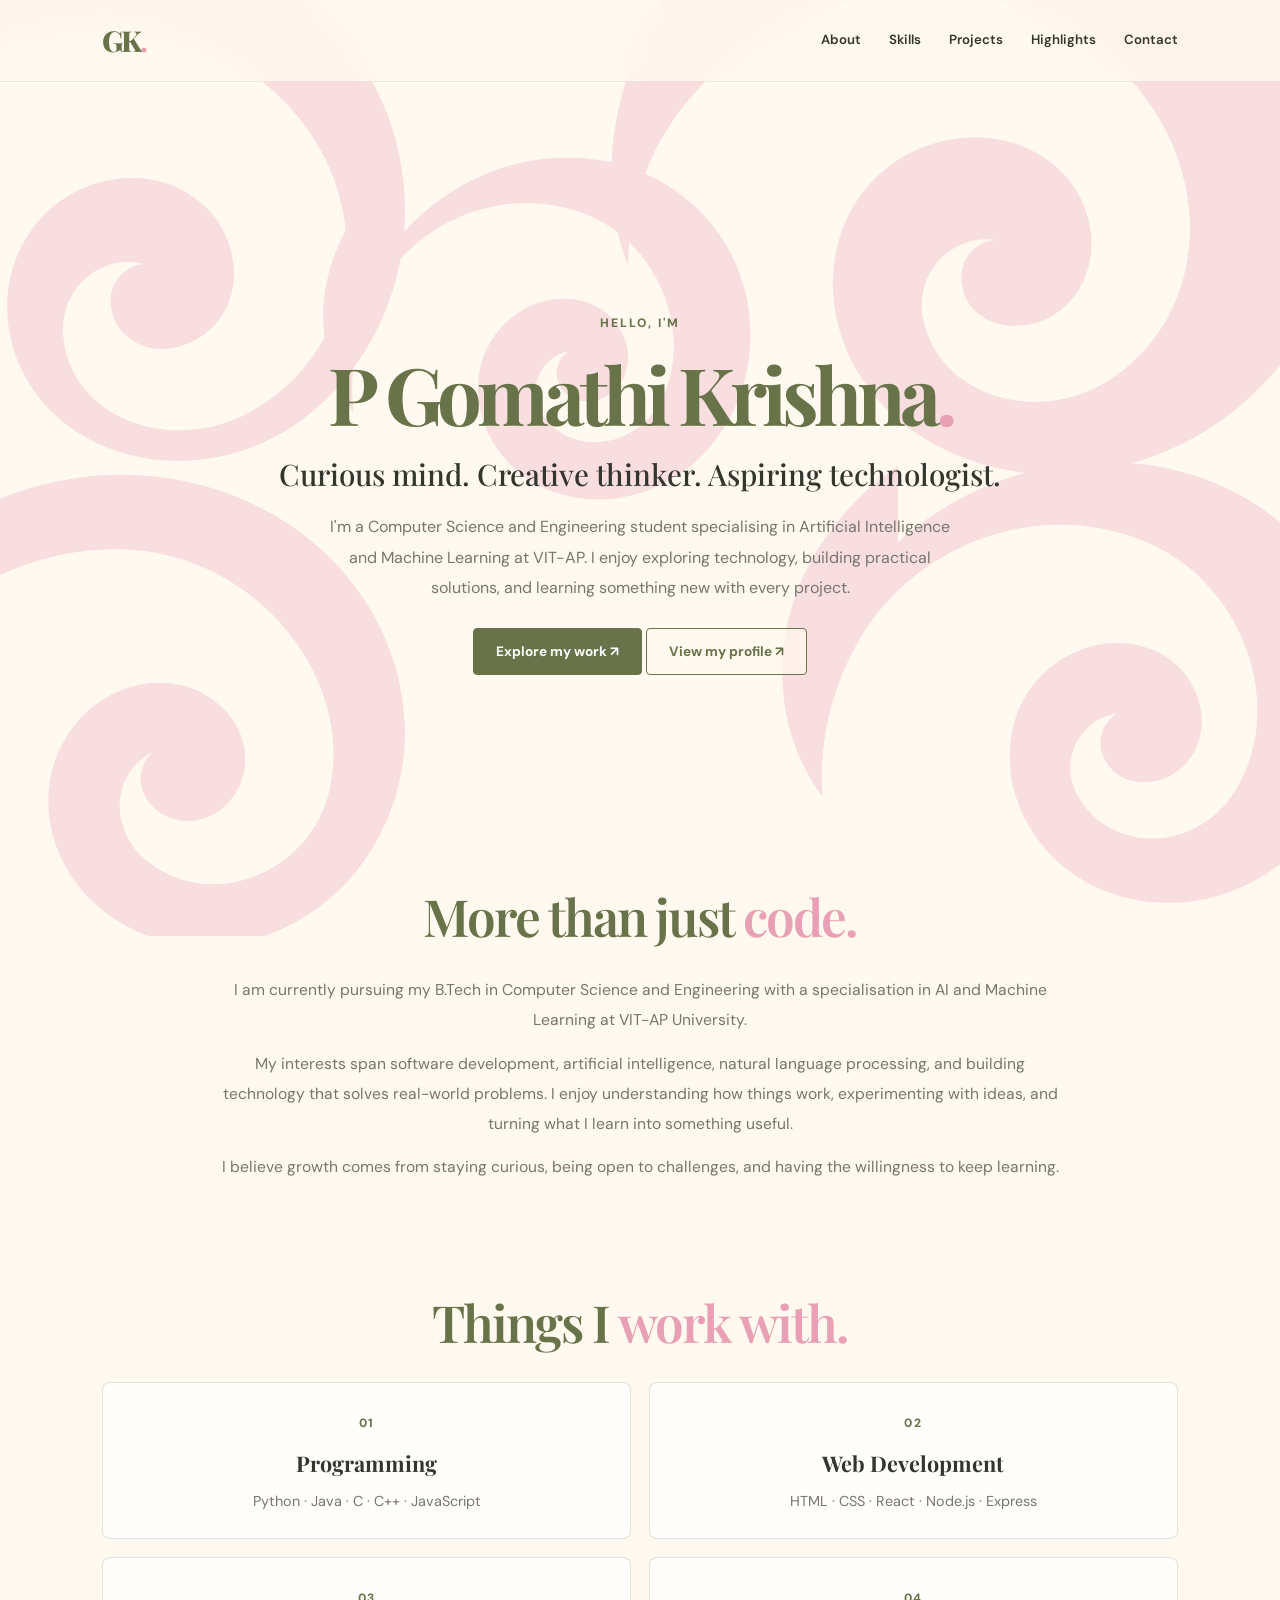
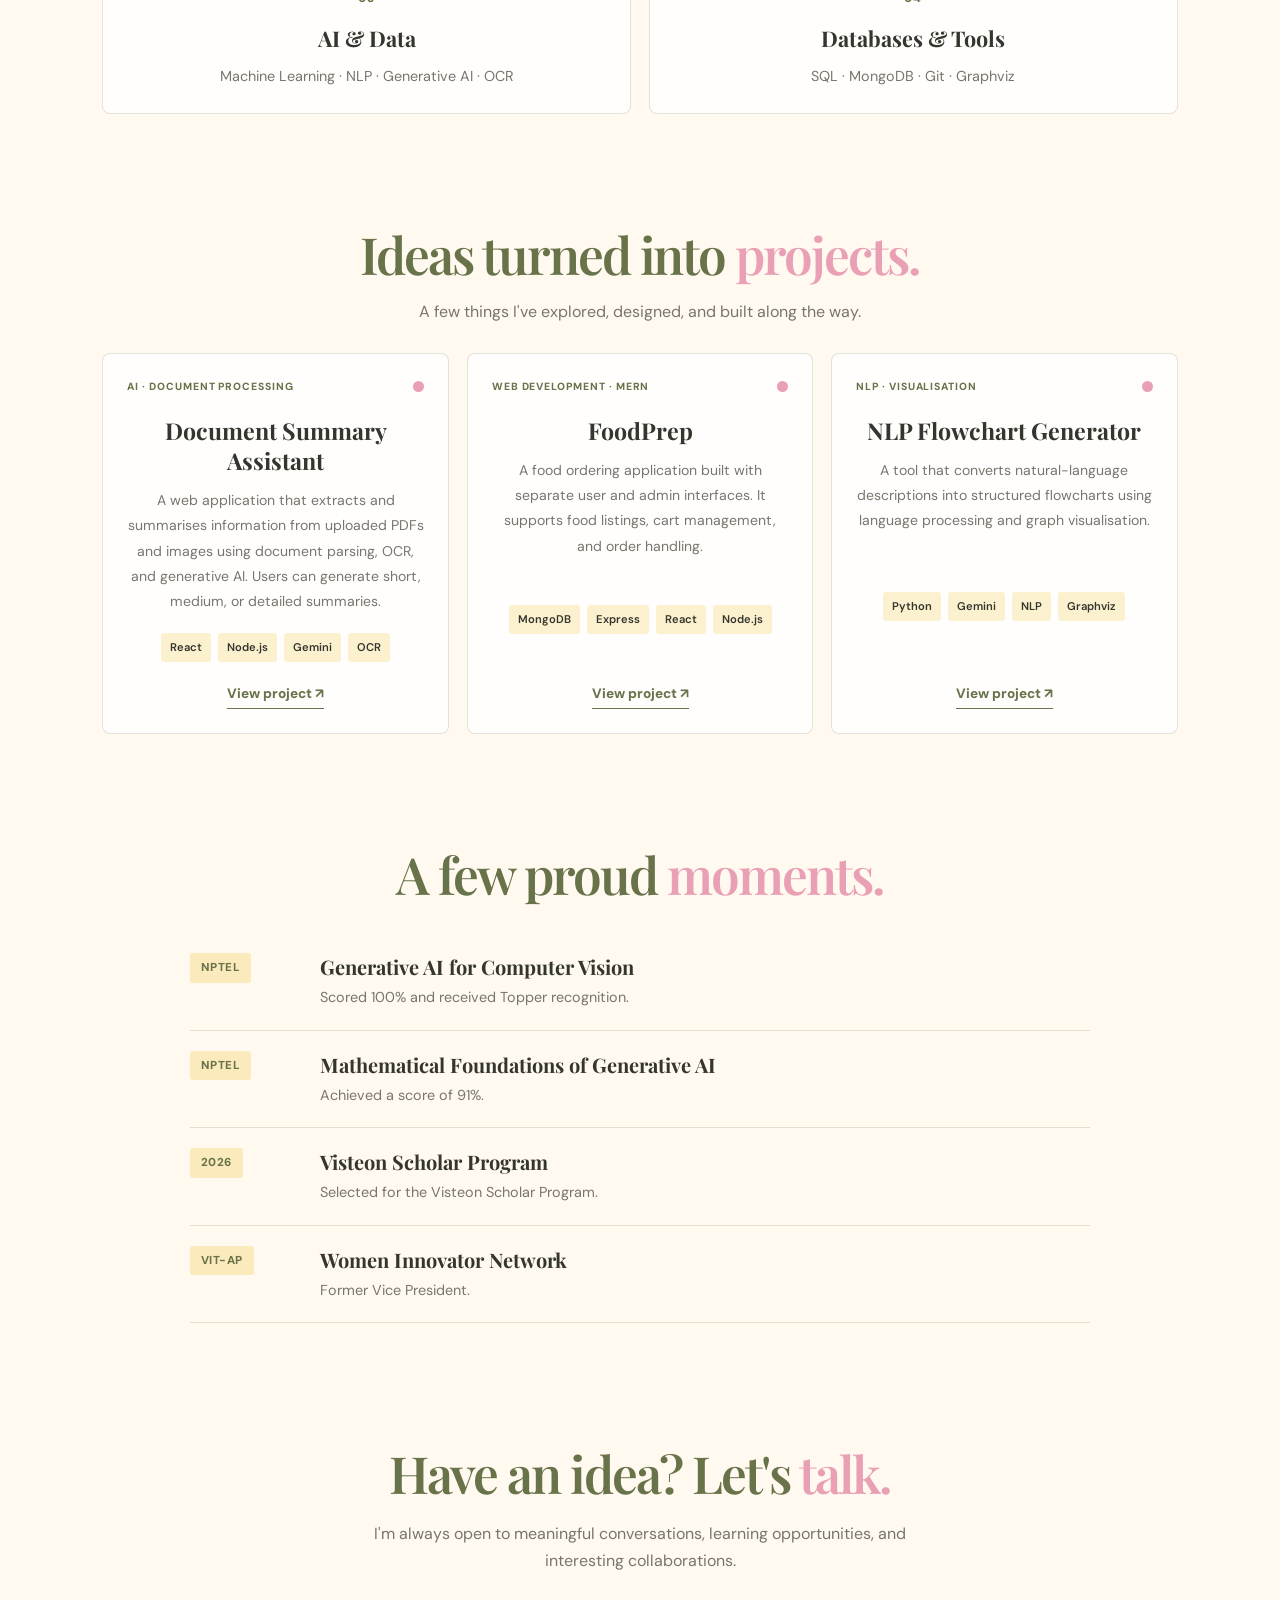
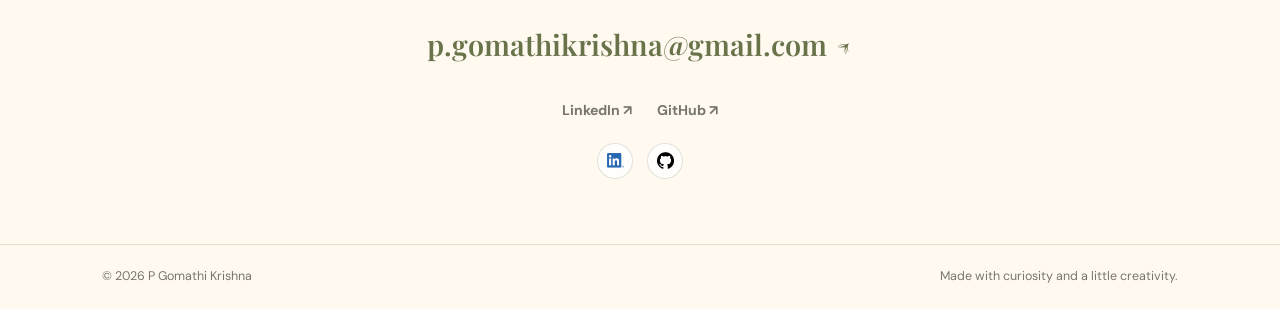
<file: index.html>
<!DOCTYPE html>
<html lang="en">
<head>
  <meta charset="UTF-8">
  <meta name="viewport" content="width=device-width, initial-scale=1.0">
  <meta name="description" content="Portfolio of P Gomathi Krishna, Computer Science and Engineering student specialising in AI and Machine Learning.">
  <title>P Gomathi Krishna | Portfolio</title>
  <link rel="stylesheet" href="Style.css">
</head>
<body>

  <header class="site-header">
    <a href="index.html" class="logo">GK<span>.</span></a>
    <nav class="navigation">
      <a href="#about">About</a>
      <a href="#skills">Skills</a>
      <a href="#projects">Projects</a>
      <a href="#highlights">Highlights</a>
      <a href="#contact">Contact</a>
    </nav>
  </header>

  <main>

    <!-- HERO -->
    <section class="hero">
      <div class="hero-content">
        <p class="eyebrow">HELLO, I'M</p>
        <h1>P Gomathi Krishna<span>.</span></h1>
        <h2>Curious mind. Creative thinker. Aspiring technologist.</h2>

        <p class="hero-description">
          I'm a Computer Science and Engineering student specialising in
          Artificial Intelligence and Machine Learning at VIT-AP.
          I enjoy exploring technology, building practical solutions,
          and learning something new with every project.
        </p>

        <div class="hero-actions">
          <a href="#projects" class="button button-primary">Explore my work ↗</a>
          <a href="resume.html" class="button button-outline">View my profile ↗</a>
        </div>
      </div>
    </section>

    <!-- ABOUT -->
    <section class="section about-section" id="about">
      <div class="section-heading">
        <h2>More than just <span>code.</span></h2>
      </div>

      <div class="about-content">
        <p>
          I am currently pursuing my B.Tech in Computer Science and
          Engineering with a specialisation in AI and Machine Learning
          at VIT-AP University.
        </p>
        <p>
          My interests span software development, artificial intelligence,
          natural language processing, and building technology that
          solves real-world problems. I enjoy understanding how things
          work, experimenting with ideas, and turning what I learn into
          something useful.
        </p>
        <p>
          I believe growth comes from staying curious, being open to
          challenges, and having the willingness to keep learning.
        </p>
      </div>
    </section>

    <!-- SKILLS -->
    <section class="section skills-section" id="skills">
      <div class="section-heading">
        <h2>Things I <span>work with.</span></h2>
      </div>

      <div class="skills-grid">
        <article class="skill-card">
          <span class="skill-number">01</span>
          <h3>Programming</h3>
          <p>Python · Java · C · C++ · JavaScript</p>
        </article>

        <article class="skill-card">
          <span class="skill-number">02</span>
          <h3>Web Development</h3>
          <p>HTML · CSS · React · Node.js · Express</p>
        </article>

        <article class="skill-card">
          <span class="skill-number">03</span>
          <h3>AI & Data</h3>
          <p>Machine Learning · NLP · Generative AI · OCR</p>
        </article>

        <article class="skill-card">
          <span class="skill-number">04</span>
          <h3>Databases & Tools</h3>
          <p>SQL · MongoDB · Git · Graphviz</p>
        </article>
      </div>
    </section>

    <!-- PROJECTS -->
    <section class="section projects-section" id="projects">
      <div class="section-heading">
        <h2>Ideas turned into <span>projects.</span></h2>
        <p class="section-description">
          A few things I've explored, designed, and built along the way.
        </p>
      </div>

      <div class="projects-grid">

        <article class="project-card">
          <div class="project-topline">
            <span class="project-category">AI · DOCUMENT PROCESSING</span>
            <span class="project-symbol"></span>
          </div>
          <h3>Document Summary Assistant</h3>
          <p>
            A web application that extracts and summarises information
            from uploaded PDFs and images using document parsing,
            OCR, and generative AI. Users can generate short, medium,
            or detailed summaries.
          </p>
          <div class="project-tags">
            <span>React</span>
            <span>Node.js</span>
            <span>Gemini</span>
            <span>OCR</span>
          </div>
          <a class="text-link" href="https://github.com/gomathikrishna5/document-summary-assistant" target="_blank" rel="noopener noreferrer">View project ↗</a>
        </article>

        <article class="project-card">
          <div class="project-topline">
            <span class="project-category">WEB DEVELOPMENT · MERN</span>
            <span class="project-symbol"></span>
          </div>
          <h3>FoodPrep</h3>
          <p>
            A food ordering application built with separate user and
            admin interfaces. It supports food listings, cart
            management, and order handling.
          </p>
          <div class="project-tags">
            <span>MongoDB</span>
            <span>Express</span>
            <span>React</span>
            <span>Node.js</span>
          </div>
          <a class="text-link" href="https://github.com/gomathikrishna5/FoodPrep" target="_blank" rel="noopener noreferrer">View project ↗</a>
        </article>

        <article class="project-card">
          <div class="project-topline">
            <span class="project-category">NLP · VISUALISATION</span>
            <span class="project-symbol"></span>
          </div>
          <h3>NLP Flowchart Generator</h3>
          <p>
            A tool that converts natural-language descriptions into
            structured flowcharts using language processing and
            graph visualisation.
          </p>
          <div class="project-tags">
            <span>Python</span>
            <span>Gemini</span>
            <span>NLP</span>
            <span>Graphviz</span>
          </div>
          <a class="text-link" href="https://github.com/gomathikrishna5/nlp-flowchart-generator" target="_blank" rel="noopener noreferrer">View project ↗</a>
        </article>

      </div>
    </section>

    <!-- HIGHLIGHTS -->
    <section class="section highlights-section" id="highlights">
      <div class="section-heading">
        <h2>A few proud <span>moments.</span></h2>
      </div>

      <div class="highlight-list">

        <article class="highlight-item">
          <span class="highlight-year">NPTEL</span>
          <div>
            <h3>Generative AI for Computer Vision</h3>
            <p>Scored 100% and received Topper recognition.</p>
          </div>
        </article>

        <article class="highlight-item">
          <span class="highlight-year">NPTEL</span>
          <div>
            <h3>Mathematical Foundations of Generative AI</h3>
            <p>Achieved a score of 91%.</p>
          </div>
        </article>

        <article class="highlight-item">
          <span class="highlight-year">2026</span>
          <div>
            <h3>Visteon Scholar Program</h3>
            <p>Selected for the Visteon Scholar Program.</p>
          </div>
        </article>

        <article class="highlight-item">
          <span class="highlight-year">VIT-AP</span>
          <div>
            <h3>Women Innovator Network</h3>
            <p>Former Vice President.</p>
          </div>
        </article>

      </div>
    </section>

    <!-- CONTACT -->
    <section class="section contact-section" id="contact">
      <div class="section-heading">
        <h2>Have an idea? Let's <span>talk.</span></h2>
        <p class="section-description">
          I'm always open to meaningful conversations, learning
          opportunities, and interesting collaborations.
        </p>
      </div>

      <a class="contact-email" href="mailto:p.gomathikrishna@gmail.com">
        p.gomathikrishna@gmail.com ↗
      </a>

      <div class="contact-links">
        <a href="https://www.linkedin.com/in/gomathi-krishna-73739b313/" target="_blank" rel="noopener noreferrer">LinkedIn ↗</a>
        <a href="https://github.com/gomathikrishna5" target="_blank" rel="noopener noreferrer">GitHub ↗</a>
      </div>

      <div class="social-icons">
        <a class="social-icon" href="https://www.linkedin.com/in/gomathi-krishna-73739b313/" target="_blank" rel="noopener noreferrer" aria-label="LinkedIn">
          <img src="icon-logo-linkedin.png" alt="LinkedIn">
        </a>
        <a class="social-icon" href="https://github.com/gomathikrishna5" target="_blank" rel="noopener noreferrer" aria-label="GitHub">
          <img src="github logo.png" alt="GitHub">
        </a>
      </div>
    </section>

  </main>

  <footer class="site-footer">
    <p>© 2026 P Gomathi Krishna</p>
    <p>Made with curiosity and a little creativity.</p>
  </footer>

</body>
</html>
</file>
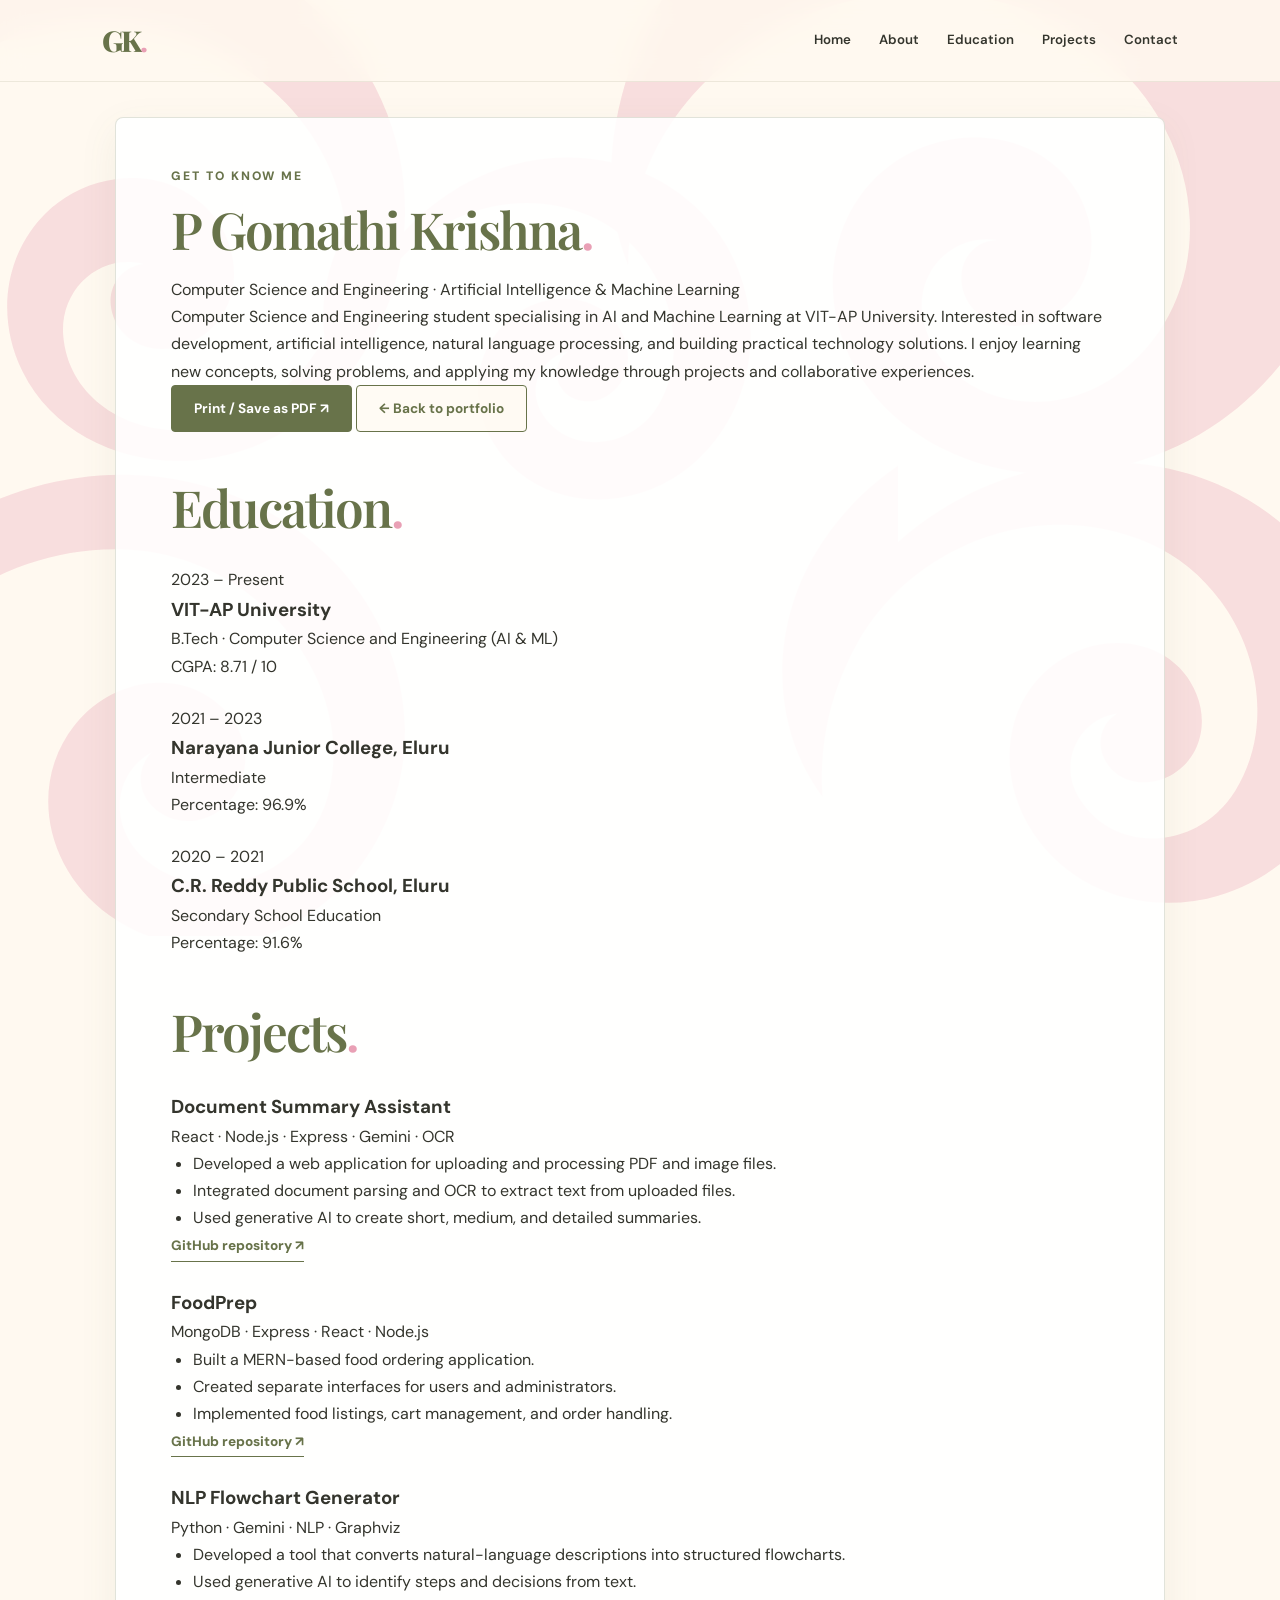
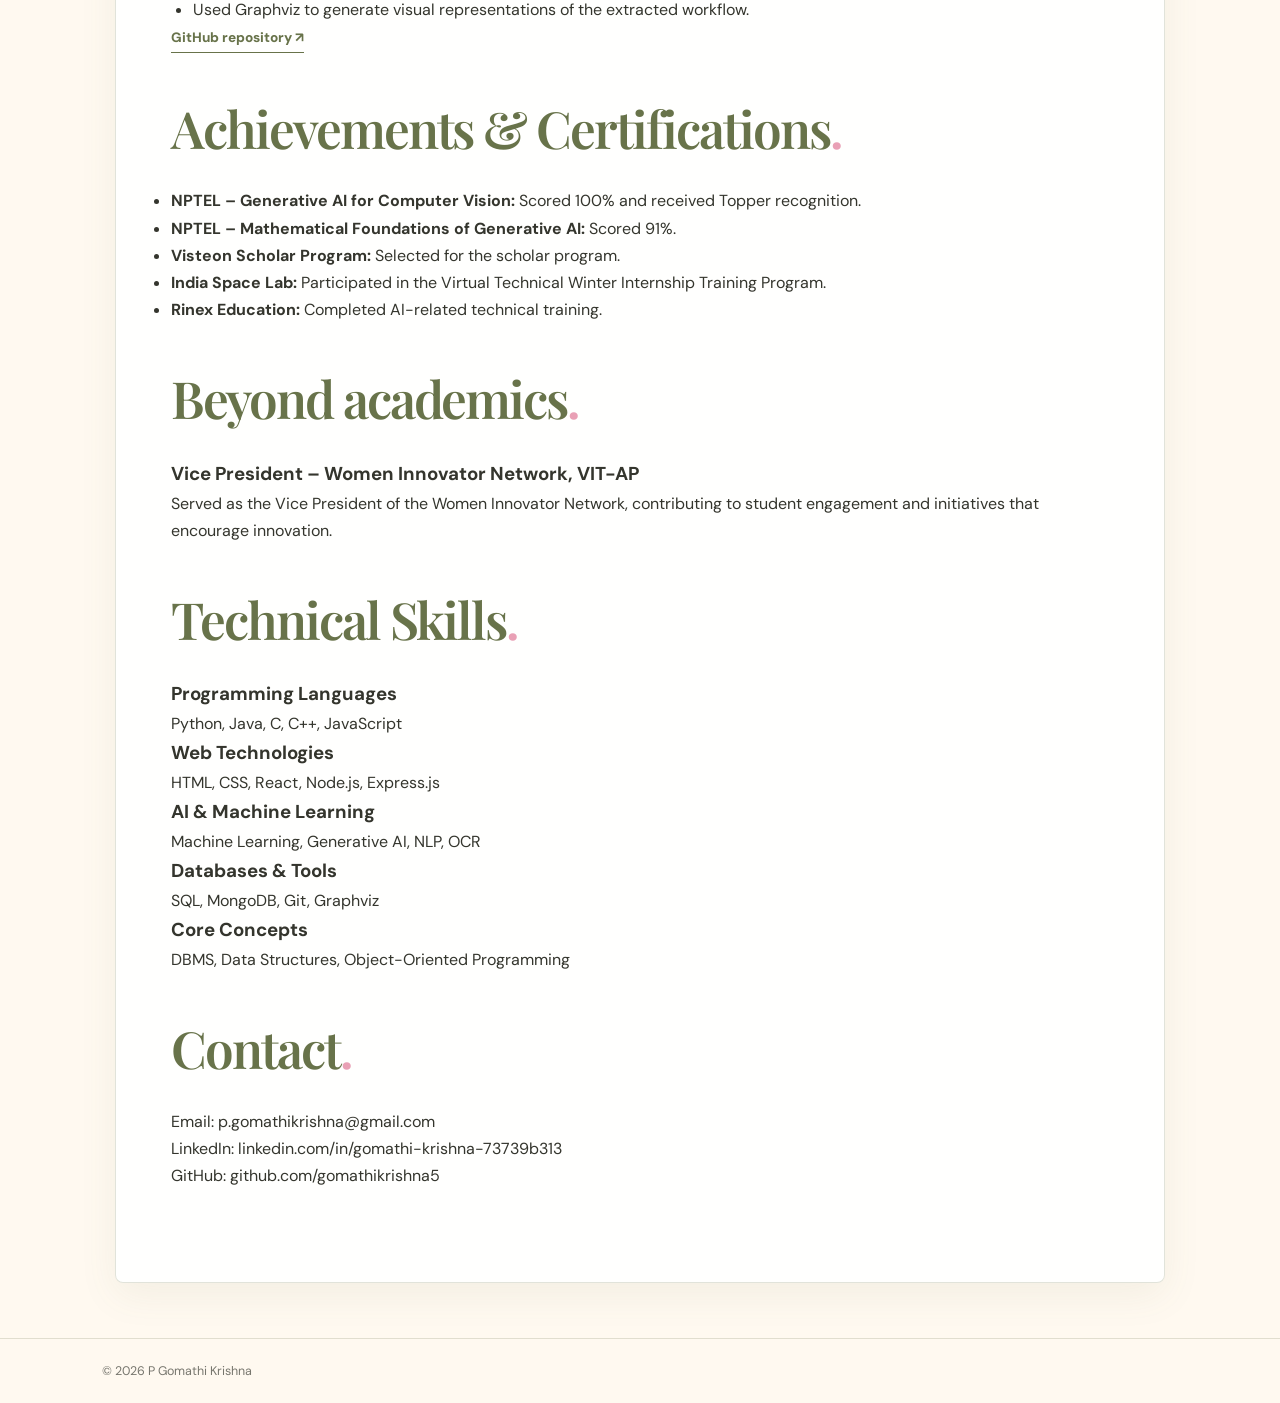
<file: resume.html>
<!DOCTYPE html>
<html lang="en">
<head>
  <meta charset="UTF-8">
  <meta name="viewport" content="width=device-width, initial-scale=1.0">
  <meta name="description" content="Profile, education, projects, achievements, and technical skills of P Gomathi Krishna.">
  <title>Profile | P Gomathi Krishna</title>
  <link rel="stylesheet" href="Style.css">
</head>
<body class="profile-body">

  <header class="site-header">
    <a href="index.html" class="logo">GK<span>.</span></a>
    <nav class="navigation">
      <a href="index.html">Home</a>
      <a href="#profile">About</a>
      <a href="#education">Education</a>
      <a href="#profile-projects">Projects</a>
      <a href="#profile-contact">Contact</a>
    </nav>
  </header>

  <main class="resume-page">

    <!-- PROFILE INTRODUCTION -->
    <section class="profile-hero" id="profile">
      <p class="section-kicker">GET TO KNOW ME</p>
      <h1>P Gomathi Krishna<span>.</span></h1>

      <p class="profile-subtitle">
        Computer Science and Engineering · Artificial Intelligence & Machine Learning
      </p>

      <p class="profile-summary">
        Computer Science and Engineering student specialising in AI and
        Machine Learning at VIT-AP University. Interested in software
        development, artificial intelligence, natural language processing,
        and building practical technology solutions. I enjoy learning
        new concepts, solving problems, and applying my knowledge through
        projects and collaborative experiences.
      </p>

      <div class="profile-actions">
        <button class="button button-primary" onclick="window.print()">Print / Save as PDF ↗</button>
        <a href="index.html" class="button button-outline">← Back to portfolio</a>
      </div>
    </section>

    <!-- EDUCATION -->
    <section class="profile-section" id="education">
      <div class="section-heading">
        <h2>Education<span>.</span></h2>
      </div>

      <div class="timeline-list">

        <article class="timeline-item">
          <span class="timeline-date">2023 – Present</span>
          <div>
            <h3>VIT-AP University</h3>
            <p class="timeline-subtitle">B.Tech · Computer Science and Engineering (AI & ML)</p>
            <p>CGPA: 8.71 / 10</p>
          </div>
        </article>

        <article class="timeline-item">
          <span class="timeline-date">2021 – 2023</span>
          <div>
            <h3>Narayana Junior College, Eluru</h3>
            <p class="timeline-subtitle">Intermediate</p>
            <p>Percentage: 96.9%</p>
          </div>
        </article>

        <article class="timeline-item">
          <span class="timeline-date">2020 – 2021</span>
          <div>
            <h3>C.R. Reddy Public School, Eluru</h3>
            <p class="timeline-subtitle">Secondary School Education</p>
            <p>Percentage: 91.6%</p>
          </div>
        </article>

      </div>
    </section>

    <!-- PROJECTS -->
    <section class="profile-section" id="profile-projects">
      <div class="section-heading">
        <h2>Projects<span>.</span></h2>
      </div>

      <div class="profile-project-list">

        <article class="profile-project">
          <h3>Document Summary Assistant</h3>
          <p class="project-stack">React · Node.js · Express · Gemini · OCR</p>
          <ul>
            <li>Developed a web application for uploading and processing PDF and image files.</li>
            <li>Integrated document parsing and OCR to extract text from uploaded files.</li>
            <li>Used generative AI to create short, medium, and detailed summaries.</li>
          </ul>
          <a class="text-link" href="https://github.com/gomathikrishna5/document-summary-assistant" target="_blank" rel="noopener noreferrer">GitHub repository ↗</a>
        </article>

        <article class="profile-project">
          <h3>FoodPrep</h3>
          <p class="project-stack">MongoDB · Express · React · Node.js</p>
          <ul>
            <li>Built a MERN-based food ordering application.</li>
            <li>Created separate interfaces for users and administrators.</li>
            <li>Implemented food listings, cart management, and order handling.</li>
          </ul>
          <a class="text-link" href="https://github.com/gomathikrishna5/FoodPrep" target="_blank" rel="noopener noreferrer">GitHub repository ↗</a>
        </article>

        <article class="profile-project">
          <h3>NLP Flowchart Generator</h3>
          <p class="project-stack">Python · Gemini · NLP · Graphviz</p>
          <ul>
            <li>Developed a tool that converts natural-language descriptions into structured flowcharts.</li>
            <li>Used generative AI to identify steps and decisions from text.</li>
            <li>Used Graphviz to generate visual representations of the extracted workflow.</li>
          </ul>
          <a class="text-link" href="https://github.com/gomathikrishna5/nlp-flowchart-generator" target="_blank" rel="noopener noreferrer">GitHub repository ↗</a>
        </article>

      </div>
    </section>

    <!-- ACHIEVEMENTS -->
    <section class="profile-section">
      <div class="section-heading">
        <h2>Achievements & Certifications<span>.</span></h2>
      </div>

      <ul class="profile-list">
        <li>
          <strong>NPTEL – Generative AI for Computer Vision:</strong>
          Scored 100% and received Topper recognition.
        </li>
        <li>
          <strong>NPTEL – Mathematical Foundations of Generative AI:</strong>
          Scored 91%.
        </li>
        <li>
          <strong>Visteon Scholar Program:</strong>
          Selected for the scholar program.
        </li>
        <li>
          <strong>India Space Lab:</strong>
          Participated in the Virtual Technical Winter Internship Training Program.
        </li>
        <li>
          <strong>Rinex Education:</strong>
          Completed AI-related technical training.
        </li>
      </ul>
    </section>

    <!-- LEADERSHIP -->
    <section class="profile-section">
      <div class="section-heading">
        
        <h2>Beyond academics<span>.</span></h2>
      </div>

      <article class="profile-project">
        <h3>Vice President – Women Innovator Network, VIT-AP</h3>
        <p>
          Served as the Vice President of the Women Innovator Network,
          contributing to student engagement and initiatives that
          encourage innovation.
        </p>
      </article>
    </section>

    <!-- TECHNICAL SKILLS -->
    <section class="profile-section">
      <div class="section-heading">
        <h2>Technical Skills<span>.</span></h2>
      </div>

      <div class="profile-skills-grid">
        <div class="profile-skill">
          <h3>Programming Languages</h3>
          <p>Python, Java, C, C++, JavaScript</p>
        </div>

        <div class="profile-skill">
          <h3>Web Technologies</h3>
          <p>HTML, CSS, React, Node.js, Express.js</p>
        </div>

        <div class="profile-skill">
          <h3>AI & Machine Learning</h3>
          <p>Machine Learning, Generative AI, NLP, OCR</p>
        </div>

        <div class="profile-skill">
          <h3>Databases & Tools</h3>
          <p>SQL, MongoDB, Git, Graphviz</p>
        </div>

        <div class="profile-skill">
          <h3>Core Concepts</h3>
          <p>DBMS, Data Structures, Object-Oriented Programming</p>
        </div>
      </div>
    </section>

    <!-- CONTACT -->
    <section class="profile-section profile-contact" id="profile-contact">
      <div class="section-heading">
        <h2>Contact<span>.</span></h2>
      </div>

      <p>Email: <a href="mailto:p.gomathikrishna@gmail.com">p.gomathikrishna@gmail.com</a></p>

      <p>LinkedIn:
        <a href="https://www.linkedin.com/in/gomathi-krishna-73739b313/" target="_blank" rel="noopener noreferrer">linkedin.com/in/gomathi-krishna-73739b313</a>
      </p>

      <p>GitHub:
        <a href="https://github.com/gomathikrishna5" target="_blank" rel="noopener noreferrer">github.com/gomathikrishna5</a>
      </p>
    </section>

  </main>

  <footer class="site-footer">
    <p>© 2026 P Gomathi Krishna</p>
  </footer>

</body>
</html>
</file>
<file: Style.css>
/* =========================================
   P GOMATHI KRISHNA — PERSONAL PORTFOLIO
   Editorial Design + Retro Groovy Background
========================================= */

@import url('https://fonts.googleapis.com/css2?family=DM+Sans:wght@400;500;600;700;800&family=Playfair+Display:wght@500;600;700;800&display=swap');

:root {
    --blush: #E9A0B5;
    --olive: #68734A;
    --yellow: #F5D77A;
    --ivory: #FFF9F0;
    --dark: #34352D;
    --muted: #77766D;
    --white: #FFFFFF;
    --border: rgba(104, 115, 74, 0.2);

    --serif: 'Playfair Display', Georgia, serif;
    --sans: 'DM Sans', Arial, sans-serif;

    --transition: 0.28s ease;
}

/* =========================================
   RESET & GENERAL
========================================= */

* {
    box-sizing: border-box;
    margin: 0;
    padding: 0;
}

html {
    scroll-behavior: smooth;
    scroll-padding-top: 90px;
}

body {
    min-height: 100vh;
    background-color: var(--ivory);
    color: var(--dark);
    font-family: var(--sans);
    line-height: 1.7;
    position: relative;
    isolation: isolate;
    overflow-x: hidden;
}

a {
    color: inherit;
    text-decoration: none;
}

button {
    font: inherit;
}

img {
    max-width: 100%;
    display: block;
}

section {
    scroll-margin-top: 85px;
}

/* =========================================
   DENSE GROOVY SWIRL BACKGROUND
   ORIGINAL — UNCHANGED
========================================= */

body::before {
    content: "";
    position: fixed;
    inset: -4%;
    z-index: -1;
    pointer-events: none;
    opacity: 0.30;

    background-image: url("data:image/svg+xml,%3Csvg xmlns='http://www.w3.org/2000/svg' viewBox='0 0 1500 1100' preserveAspectRatio='xMidYMid slice'%3E%3Cg fill='%23E9A0B5'%3E%3Cpath d='M-170 160C-40-30 220-80 390 65c150 128 132 350-8 453-105 77-252 48-302-53-42-84-2-181 82-205 68-20 135 18 146 83 8 46-20 87-63 96-33 7-64-12-69-43-4-25 12-45 35-48-48-12-91 28-87 78 7 88 116 132 206 81 120-68 139-235 28-341C228 40 27 69-96 220Z'/%3E%3Cpath d='M980-170c225-35 450 91 520 300 62 186-34 383-218 435-139 40-286-28-317-151-25-98 34-190 130-202 77-10 143 41 145 111 1 49-31 88-77 92-34 3-62-18-64-48-2-25 15-44 38-45-52-7-91 39-79 89 21 87 137 116 216 53 106-84 95-253-24-346-134-105-333-78-443 47-46 53-69 115-70 184-40-96-13-231 70-336C872-120 918-160 980-170Z'/%3E%3Cpath d='M-160 790c110-180 310-260 482-185 155 68 219 244 137 378-63 103-195 137-285 72-74-53-88-151-32-213 44-48 116-53 157-10 30 31 30 77 0 105-23 21-57 21-78 0-17-17-17-42-1-59-44 24-47 85-4 119 69 55 177 12 197-78 28-124-82-255-220-261-147-7-283 102-325 254-19 68-17 137 6 203-87-83-117-210-76-325Z'/%3E%3Cpath d='M1030 650c126-113 319-117 432-6 103 101 94 270-18 356-87 67-211 51-267-34-46-69-29-158 38-193 54-29 119-10 139 42 15 37 0 77-34 91-26 11-55 2-66-21-9-18-3-39 14-49-41 6-64 51-43 89 36 64 129 62 171-5 57-92 8-225-94-269-115-50-255-2-317 110-28 51-41 107-37 165-58-77-58-190 0-276 23-34 49-60 82-83Z'/%3E%3Cpath d='M480 330c82-108 235-131 329-45 83 76 81 211-4 282-66 55-164 47-209-17-37-52-26-120 25-151 41-25 93-13 110 25 13 27 4 57-20 69-18 9-40 3-48-13-7-13-3-29 9-37-31 7-45 41-28 68 29 46 100 39 128-13 38-71-1-170-76-202-86-37-190 1-234 87-20 39-28 82-23 126-43-59-44-144-1-209 12-18 26-34 42-50Z'/%3E%3C/g%3E%3C/svg%3E");

    background-size: cover;
    background-position: center;
    background-repeat: no-repeat;
}

/* =========================================
   HEADER
========================================= */

.site-header {
    width: 100%;
    min-height: 76px;
    padding: 16px 8%;
    display: flex;
    align-items: center;
    justify-content: space-between;
    gap: 24px;

    position: sticky;
    top: 0;
    z-index: 100;

    background: rgba(255, 249, 240, 0.82);
    backdrop-filter: blur(12px);
    border-bottom: 1px solid rgba(104, 115, 74, 0.12);
}

.logo {
    color: var(--olive);
    font-family: var(--serif);
    font-size: 1.8rem;
    font-weight: 800;
    letter-spacing: -0.08em;
}

.logo span {
    color: var(--blush);
}

.navigation {
    display: flex;
    align-items: center;
    gap: 28px;
    flex-wrap: wrap;
}

.navigation a {
    font-size: 0.83rem;
    font-weight: 600;
    color: var(--dark);
    transition: color 0.2s ease;
}

.navigation a:hover {
    color: var(--olive);
}

/* =========================================
   HERO
========================================= */

.hero {
    min-height: min(790px, 86vh);
    padding: 95px 8% 45px;
    display: flex;
    align-items: center;
    justify-content: space-between;
    gap: 45px;
    position: relative;
}

.hero-content {
    max-width: 850px;
}

.eyebrow {
    color: var(--olive);
    font-size: 0.76rem;
    font-weight: 800;
    letter-spacing: 0.16em;
    text-transform: uppercase;
    margin-bottom: 16px;
}

.hero h1 {
    color: var(--olive);
    font-family: var(--serif);
    font-size: clamp(2.5rem, 6.2vw, 5.4rem);
    font-weight: 700;
    letter-spacing: -0.065em;
    line-height: 1.1;
    white-space: nowrap;
    margin-bottom: 16px;
}

.hero h1 span {
    color: var(--blush);
}

.hero h2 {
    font-family: var(--serif);
    font-size: clamp(1.25rem, 2.5vw, 1.85rem);
    font-weight: 500;
    line-height: 1.4;
    margin-bottom: 18px;
}

.hero-description {
    max-width: 650px;
    color: var(--muted);
    font-size: 1rem;
    line-height: 1.9;
    margin-bottom: 24px;
}

.hero-tags,
.project-tags {
    display: flex;
    flex-wrap: wrap;
    gap: 9px;
}

.hero-tags span {
    padding: 6px 13px;
    border-radius: 3px;
    background: rgba(245, 215, 122, 0.40);
    color: var(--dark);
    font-size: 0.78rem;
    font-weight: 700;
}

/* HERO ART */

.hero-art {
    width: min(31vw, 350px);
    aspect-ratio: 1;
    position: relative;
    flex: 0 0 auto;
    display: grid;
    place-items: center;
}

.art-circle {
    width: 82%;
    aspect-ratio: 1;
    border-radius: 44% 56% 58% 42% / 48% 42% 58% 52%;
    background: var(--yellow);
    display: grid;
    place-items: center;
    transform: rotate(-8deg);
    box-shadow: 17px 17px 0 rgba(233, 160, 181, 0.48);
}

.art-circle span {
    color: var(--olive);
    font-family: var(--serif);
    font-size: clamp(1.5rem, 2.8vw, 2.5rem);
    line-height: 1.1;
    text-align: center;
    font-style: italic;
    transform: rotate(8deg);
}

.art-star {
    position: absolute;
    top: 3%;
    right: 5%;
    color: var(--blush);
    font-size: 4rem;
}

.art-caption {
    position: absolute;
    bottom: 0;
    right: 0;
    color: var(--olive);
    font-size: 0.65rem;
    font-weight: 800;
    letter-spacing: 2px;
}

.hero-bottom {
    position: absolute;
    bottom: 25px;
    left: 8%;
    right: 8%;
    display: flex;
    justify-content: space-between;
    color: var(--olive);
    font-size: 0.68rem;
    font-weight: 800;
    letter-spacing: 1.6px;
}

/* =========================================
   BUTTONS
========================================= */

.button {
    min-height: 46px;
    padding: 11px 22px;
    border: 1px solid var(--olive);
    border-radius: 4px;
    display: inline-flex;
    align-items: center;
    justify-content: center;
    font-size: 0.85rem;
    font-weight: 700;
    cursor: pointer;
    transition: transform 0.2s ease, background 0.2s ease;
}

.button:hover {
    transform: translateY(-3px);
}

.button-primary {
    color: var(--white);
    background: var(--olive);
}

.button-primary:hover {
    background: #535e3a;
    border-color: #535e3a;
}

.button-outline {
    color: var(--olive);
    background: rgba(255, 249, 240, 0.7);
}

.button-outline:hover {
    background: var(--yellow);
}

.button-yellow {
    color: var(--dark);
    background: var(--yellow);
    border-color: var(--yellow);
}

.button-yellow:hover {
    background: var(--olive);
    color: var(--white);
    border-color: var(--olive);
}

/* =========================================
   GENERAL SECTIONS
========================================= */

.section {
    padding: 55px 8%;
    position: relative;
}

.section-heading {
    max-width: 760px;
    margin: 0 auto 28px;
}

.section-heading h2,
.contact-section h2 {
    color: var(--olive);
    font-family: var(--serif);
    font-size: clamp(2rem, 4vw, 3.2rem);
    line-height: 1.2;
    font-weight: 600;
    letter-spacing: -0.04em;
}

.section-heading h2 span,
.contact-section h2 span {
    color: var(--blush);
}

.section-intro,
.section-description {
    color: var(--muted);
    margin-top: 12px;
    max-width: 600px;
}

.section-kicker {
    color: var(--olive);
    font-size: 0.76rem;
    font-weight: 800;
    letter-spacing: 0.16em;
    text-transform: uppercase;
    margin-bottom: 12px;
}

/* =========================================
   ABOUT
========================================= */

.about-section {
    max-width: 1250px;
    margin: 0 auto;
    padding-top: 30px;
}

.about-content {
    max-width: 850px;
    margin: 0 auto;
    padding: 5px 0 5px 22px;
    border-left: 3px solid var(--blush);
}

.about-content p {
    color: var(--muted);
    margin-bottom: 14px;
    font-size: 0.98rem;
    line-height: 1.9;
}

.about-content p:last-child {
    margin-bottom: 0;
}

.text-link {
    color: var(--olive);
    font-size: 0.85rem;
    font-weight: 800;
    display: inline-block;
    width: fit-content;
    border-bottom: 1px solid var(--olive);
    padding-bottom: 3px;
    transition: var(--transition);
}

.text-link:hover {
    color: #424b30;
    border-color: var(--blush);
}

/* =========================================
   SKILLS
========================================= */

.skills-section {
    max-width: 1350px;
    margin: 0 auto;
}

.skills-grid {
    display: grid;
    grid-template-columns: repeat(2, minmax(0, 1fr));
    gap: 18px;
}

.skill-card {
    min-height: 155px;
    padding: 25px 26px;
    background: rgba(255, 255, 255, 0.76);
    border: 1px solid var(--border);
    border-radius: 8px;
    transition: transform 0.2s ease, box-shadow 0.2s ease;
}

.skill-card:hover {
    transform: translateY(-5px);
    box-shadow: 0 14px 35px rgba(52, 53, 45, 0.08);
}

.skill-number {
    color: var(--olive);
    font-size: 0.75rem;
    font-weight: 800;
    letter-spacing: 0.12em;
}

.skill-card h3 {
    color: var(--dark);
    font-family: var(--serif);
    font-size: 1.35rem;
    margin: 10px 0 7px;
}

.skill-card p {
    color: var(--muted);
    font-size: 0.9rem;
}

/* =========================================
   PROJECTS
========================================= */

.projects-section {
    max-width: 1400px;
    margin: 0 auto;
}

.projects-grid {
    display: grid;
    grid-template-columns: repeat(3, minmax(0, 1fr));
    gap: 18px;
    align-items: stretch;
}

.project-card {
    min-height: 330px;
    padding: 24px;
    display: flex;
    flex-direction: column;
    background: rgba(255, 255, 255, 0.82);
    border: 1px solid var(--border);
    border-radius: 8px;
    transition: transform 0.2s ease, box-shadow 0.2s ease;
}

.project-card:hover {
    transform: translateY(-5px);
    box-shadow: 0 14px 35px rgba(52, 53, 45, 0.08);
}

.project-topline {
    display: flex;
    justify-content: space-between;
    align-items: center;
    gap: 12px;
    color: var(--olive);
    font-size: 0.65rem;
    font-weight: 800;
    letter-spacing: 0.09em;
    margin-bottom: 20px;
}

.project-category {
    color: var(--olive);
    font-size: 0.65rem;
    font-weight: 800;
    letter-spacing: 0.09em;
}

.project-symbol {
    width: 11px;
    height: 11px;
    min-width: 11px;
    border-radius: 50%;
    background: var(--blush);
}

.project-card h3 {
    color: var(--dark);
    font-family: var(--serif);
    font-size: 1.45rem;
    line-height: 1.3;
    margin-bottom: 12px;
}

.project-card p {
    color: var(--muted);
    font-size: 0.88rem;
    line-height: 1.8;
    margin-bottom: 18px;
}

.project-tags {
    gap: 7px;
    margin-top: auto;
    margin-bottom: 20px;
}

.project-tags span {
    padding: 5px 9px;
    border-radius: 3px;
    background: rgba(245, 215, 122, 0.35);
    color: var(--dark);
    font-size: 0.7rem;
    font-weight: 600;
}

.project-card .text-link {
    align-self: flex-start;
    margin-top: auto;
}

/* =========================================
   HIGHLIGHTS
========================================= */

.highlights-section {
    max-width: 1200px;
    margin: 0 auto;
}

.highlight-list {
    max-width: 900px;
    margin: 0 auto;
}

.highlight-item {
    display: grid;
    grid-template-columns: 110px 1fr;
    gap: 20px;
    align-items: start;
    padding: 20px 0;
    border-bottom: 1px solid var(--border);
}

.highlight-dot {
    color: var(--blush);
    font-size: 0.85rem;
    line-height: 2;
}

.highlight-year {
    width: fit-content;
    padding: 5px 11px;
    border-radius: 3px;
    background: rgba(245, 215, 122, 0.45);
    color: var(--olive);
    font-size: 0.72rem;
    font-weight: 800;
    letter-spacing: 0.04em;
}

.highlight-item h3 {
    color: var(--dark);
    font-family: var(--serif);
    font-size: 1.25rem;
    line-height: 1.4;
    margin-bottom: 4px;
}

.highlight-item p {
    color: var(--muted);
    font-size: 0.9rem;
}

/* =========================================
   CONTACT
========================================= */

.contact-section {
    text-align: center;
    padding: 65px 8%;
}

.contact-section h2 {
    margin-bottom: 15px;
}

.contact-section > p:not(.eyebrow) {
    max-width: 600px;
    margin: 0 auto 25px;
    color: var(--muted);
}

.contact-section .section-heading {
    margin-left: auto;
    margin-right: auto;
}

.contact-section .section-description {
    margin-left: auto;
    margin-right: auto;
}

.contact-email {
    display: inline-block;
    margin: 18px 0;
    color: var(--olive);
    font-family: var(--serif);
    font-size: clamp(1.15rem, 2.8vw, 1.8rem);
    font-weight: 600;
    overflow-wrap: anywhere;
}

.contact-links {
    display: flex;
    align-items: center;
    justify-content: center;
    flex-wrap: wrap;
    gap: 25px;
    margin: 12px 0 20px;
}

.contact-links a {
    color: var(--muted);
    font-size: 0.88rem;
    font-weight: 700;
    transition: color 0.2s ease;
}

.contact-links a:hover {
    color: var(--olive);
}

.social-link {
    display: inline-flex;
    align-items: center;
    gap: 7px;
}

.social-link img {
    width: 19px;
    height: 19px;
    object-fit: contain;
}

/* SOCIAL ICONS */

.social-icons {
    display: flex;
    align-items: center;
    justify-content: center;
    gap: 14px;
    margin-top: 18px;
}

.social-icon {
    width: 36px;
    height: 36px;
    min-width: 36px;
    display: flex;
    align-items: center;
    justify-content: center;
    border: 1px solid var(--border);
    border-radius: 50%;
    background: rgba(255, 255, 255, 0.8);
    overflow: hidden;
    transition: transform 0.2s ease, background 0.2s ease;
}

.social-icon:hover {
    transform: translateY(-3px);
    background: var(--yellow);
}

.social-icons .social-icon img {
    display: block;
    width: 17px !important;
    height: 17px !important;
    max-width: 17px !important;
    max-height: 17px !important;
    object-fit: contain;
}

/* =========================================
   FOOTER
========================================= */

.site-footer {
    min-height: 65px;
    padding: 18px 8%;
    display: flex;
    justify-content: space-between;
    align-items: center;
    gap: 15px;
    border-top: 1px solid var(--border);
    background: rgba(255, 249, 240, 0.75);
    color: var(--muted);
    font-size: 0.78rem;
}

.profile-footer {
    justify-content: center;
}

/* =========================================
   PROFILE PAGE
========================================= */

.resume-page {
    width: min(100% - 40px, 1050px);
    margin: 35px auto 55px;
    padding: 48px 55px;
    background: rgba(255, 255, 255, 0.88);
    border: 1px solid var(--border);
    border-radius: 8px;
    box-shadow: 0 12px 38px rgba(104, 115, 74, 0.08);
}

.resume-top {
    display: flex;
    justify-content: space-between;
    align-items: center;
    gap: 25px;
    flex-wrap: wrap;
    padding-bottom: 25px;
    border-bottom: 2px solid var(--yellow);
    margin-bottom: 12px;
}

.resume-top h1 {
    color: var(--olive);
    font-family: var(--serif);
    font-size: clamp(2.2rem, 5vw, 3.5rem);
    line-height: 1.1;
    letter-spacing: -0.055em;
    white-space: nowrap;
}

.resume-subtitle {
    color: var(--olive);
    font-weight: 700;
    margin-top: 10px;
    font-size: 0.95rem;
}

.resume-actions {
    flex: 0 0 auto;
}

.resume-section {
    padding: 25px 0;
    border-bottom: 1px solid var(--border);
}

.resume-section h2 {
    color: var(--olive);
    font-family: var(--serif);
    font-size: 1.65rem;
    font-weight: 600;
    margin-bottom: 15px;
}

.resume-section h3 {
    color: var(--dark);
    font-family: var(--serif);
    font-size: 1.15rem;
    margin-bottom: 5px;
}

.resume-section p,
.resume-section li {
    color: var(--muted);
    font-size: 0.92rem;
    line-height: 1.8;
}

.resume-entry {
    margin-bottom: 19px;
}

.resume-entry:last-child {
    margin-bottom: 0;
}

.resume-meta {
    color: var(--olive) !important;
    font-size: 0.82rem !important;
    font-weight: 700;
    margin-bottom: 6px;
}

.resume-section ul {
    padding-left: 22px;
    margin: 8px 0 10px;
}

.resume-section li {
    margin-bottom: 6px;
    padding-left: 3px;
}

.resume-section li::marker {
    color: var(--olive);
}

.consistent-list {
    list-style-type: disc;
}

.resume-skills {
    display: flex;
    flex-wrap: wrap;
    gap: 9px;
}

.resume-skills span {
    background: rgba(245, 215, 122, 0.35);
    color: var(--dark);
    padding: 6px 13px;
    border-radius: 3px;
    font-size: 0.82rem;
    font-weight: 700;
}

.resume-contact {
    display: flex;
    flex-wrap: wrap;
    gap: 20px;
}

.resume-contact a,
.back-link {
    color: var(--olive);
    font-weight: 800;
    border-bottom: 1px solid var(--olive);
    padding-bottom: 3px;
}

.resume-contact a:hover,
.back-link:hover {
    color: var(--blush);
}

.back-link {
    display: inline-block;
    margin-top: 25px;
    border-bottom: 0;
}

/* =========================================
   PROFILE PAGE — CURRENT HTML CLASSES
========================================= */

.profile-section {
    margin-top: 45px;
    margin-bottom: 45px;
}

.profile-section .section-heading {
    margin-bottom: 28px;
}

.profile-section .section-heading h2 {
    margin-top: 0;
    margin-bottom: 0;
}

.profile-hero {
    margin-bottom: 45px;
}

.profile-project-list {
    display: grid;
    gap: 25px;
}

.timeline-list {
    display: grid;
    gap: 25px;
}

.profile-skills-grid {
    gap: 22px;
}

/* =========================================
   RESPONSIVE
========================================= */

@media (max-width: 1000px) {
    .hero {
        padding-left: 7%;
        padding-right: 7%;
    }

    .hero-bottom {
        left: 7%;
        right: 7%;
    }

    .section {
        padding-left: 7%;
        padding-right: 7%;
    }

    .projects-grid {
        grid-template-columns: repeat(2, minmax(0, 1fr));
    }

    .project-card:last-child {
        grid-column: 1 / -1;
    }

    .resume-page {
        padding: 38px 35px;
    }
}

@media (max-width: 700px) {
    .site-header {
        min-height: auto;
        padding: 14px 5%;
        flex-direction: column;
        gap: 10px;
    }

    .logo {
        font-size: 1.6rem;
    }

    .navigation {
        width: 100%;
        justify-content: center;
        flex-wrap: wrap;
        gap: 10px 17px;
    }

    .navigation a {
        font-size: 0.75rem;
    }

    .hero {
        min-height: auto;
        padding: 65px 6% 35px;
        text-align: center;
        flex-direction: column;
        gap: 35px;
    }

    .hero h1 {
        font-size: clamp(2rem, 8vw, 3.2rem);
        letter-spacing: -0.06em;
        white-space: normal;
    }

    .hero h2 {
        font-size: 1.25rem;
    }

    .hero-description {
        font-size: 0.95rem;
    }

    .hero-tags {
        justify-content: center;
    }

    .hero-art {
        width: min(65vw, 290px);
    }

    .hero-bottom {
        display: none;
    }

    .about-section {
        padding-top: 22px;
    }

    .section {
        padding: 42px 6%;
    }

    .section-heading {
        margin-bottom: 22px;
    }

    .skills-grid,
    .projects-grid {
        grid-template-columns: 1fr;
    }

    .project-card:last-child {
        grid-column: auto;
    }

    .skill-card {
        min-height: auto;
    }

    .project-card {
        min-height: auto;
    }

    .highlight-item {
        grid-template-columns: 85px 1fr;
        gap: 12px;
    }

    .highlight-item h3 {
        font-size: 1.08rem;
    }

    .contact-section {
        padding: 55px 6%;
    }

    .contact-links {
        gap: 16px;
    }

    .site-footer {
        flex-direction: column;
        text-align: center;
        gap: 4px;
    }

    .resume-page {
        width: min(100% - 30px, 1050px);
        margin: 18px auto 30px;
        padding: 25px 21px;
    }

    .resume-top {
        align-items: flex-start;
    }

    .resume-top h1 {
        white-space: normal;
        font-size: clamp(2rem, 8vw, 2.8rem);
    }

    .resume-section {
        padding: 21px 0;
    }

    .resume-actions .button {
        font-size: 0.82rem;
        padding: 10px 16px;
    }

    .resume-contact {
        flex-direction: column;
        gap: 12px;
    }

    .social-icon {
        width: 34px;
        height: 34px;
        min-width: 34px;
    }

    .social-icons .social-icon img {
        width: 16px !important;
        height: 16px !important;
        max-width: 16px !important;
        max-height: 16px !important;
    }

    .profile-section {
        margin-top: 35px;
        margin-bottom: 35px;
    }

    .profile-hero {
        margin-bottom: 35px;
    }
}

/* =========================================
   PRINT
========================================= */

@media print {
    body {
        background: #fff !important;
        color: #000;
    }

    body::before,
    .site-header,
    .resume-actions,
    .site-footer,
    .back-link {
        display: none !important;
    }

    .resume-page {
        width: 100%;
        max-width: 100%;
        margin: 0;
        padding: 0;
        border: 0;
        box-shadow: none;
        background: #fff;
    }

    .resume-section {
        break-inside: avoid;
        padding: 13px 0;
    }

    .resume-section h2,
    .resume-section h3,
    .resume-top h1 {
        color: #000 !important;
    }

    .resume-section p,
    .resume-section li,
    .resume-meta {
        color: #222 !important;
    }

    .resume-skills span {
        border: 1px solid #aaa;
        background: #fff;
    }

    a {
        color: #000 !important;
        text-decoration: none !important;
    }

    @page {
        size: A4;
        margin: 14mm;
    }
}

/* =========================================
   ACCESSIBILITY
========================================= */

a:focus-visible,
button:focus-visible {
    outline: 3px solid var(--blush);
    outline-offset: 4px;
}

@media (prefers-reduced-motion: reduce) {
    *,
    *::before,
    *::after {
        scroll-behavior: auto !important;
        transition-duration: 0.01ms !important;
    }
}

/* =========================================
   ALIGNMENT FIXES — HOMEPAGE
========================================= */

body:not(.profile-body) .hero {
    justify-content: center;
    align-items: center;
    text-align: center;
}

body:not(.profile-body) .hero-content {
    width: 100%;
    max-width: 850px;
    margin: 0 auto;
    text-align: center;
}

body:not(.profile-body) .hero h1,
body:not(.profile-body) .hero h2,
body:not(.profile-body) .hero .eyebrow {
    text-align: center;
}

body:not(.profile-body) .hero-description {
    max-width: 650px;
    margin: 0 auto 24px;
    text-align: center;
}

body:not(.profile-body) .hero-actions,
body:not(.profile-body) .hero-tags,
body:not(.profile-body) .contact-links,
body:not(.profile-body) .social-icons {
    justify-content: center;
}

body:not(.profile-body) .section-heading {
    width: 100%;
    margin-left: auto;
    margin-right: auto;
    text-align: center;
}

body:not(.profile-body) .section-heading h2,
body:not(.profile-body) .section-description {
    text-align: center;
}

body:not(.profile-body) .section-description,
body:not(.profile-body) .section-intro {
    margin-left: auto;
    margin-right: auto;
}

body:not(.profile-body) .about-content {
    max-width: 850px;
    margin: 0 auto;
    padding: 0;
    border-left: none;
    text-align: center;
}

body:not(.profile-body) .about-content p {
    text-align: center;
}

body:not(.profile-body) .skill-card {
    text-align: center;
}

body:not(.profile-body) .project-card {
    text-align: center;
    align-items: center;
}

body:not(.profile-body) .project-topline {
    width: 100%;
}

body:not(.profile-body) .project-tags {
    justify-content: center;
}

body:not(.profile-body) .project-card .text-link {
    align-self: center;
}

/* =========================================
   ALIGNMENT FIXES — PROFILE PAGE
========================================= */

.profile-body .profile-hero,
.profile-body .profile-section {
    text-align: left;
}

.profile-body .section-heading {
    width: 100%;
    margin-left: 0;
    margin-right: 0;
    text-align: left;
}

.profile-body .section-heading h2 {
    text-align: left;
    margin-left: 0;
}

.profile-body .profile-hero h1 {
    color: var(--olive);
    font-family: var(--serif);
    font-size: clamp(2rem, 4vw, 3.2rem);
    font-weight: 600;
    line-height: 1.2;
    letter-spacing: -0.04em;
    text-align: left;
    margin: 0 0 16px;
    white-space: normal;
}

.profile-body .profile-hero h1 span {
    color: var(--blush);
}

.profile-body .profile-subtitle,
.profile-body .profile-summary {
    text-align: left;
    margin-left: 0;
    margin-right: 0;
}

.profile-body .profile-project,
.profile-body .profile-skill,
.profile-body .profile-skills-grid {
    text-align: left;
}

.profile-body .profile-project ul {
    padding-left: 22px;
}

/* =========================================
   FINAL MOBILE ALIGNMENT
========================================= */

@media (max-width: 700px) {
    body:not(.profile-body) .hero {
        padding-left: 6%;
        padding-right: 6%;
    }

    .profile-body .profile-hero h1 {
        font-size: clamp(2rem, 8vw, 2.8rem);
    }
}
</file>
